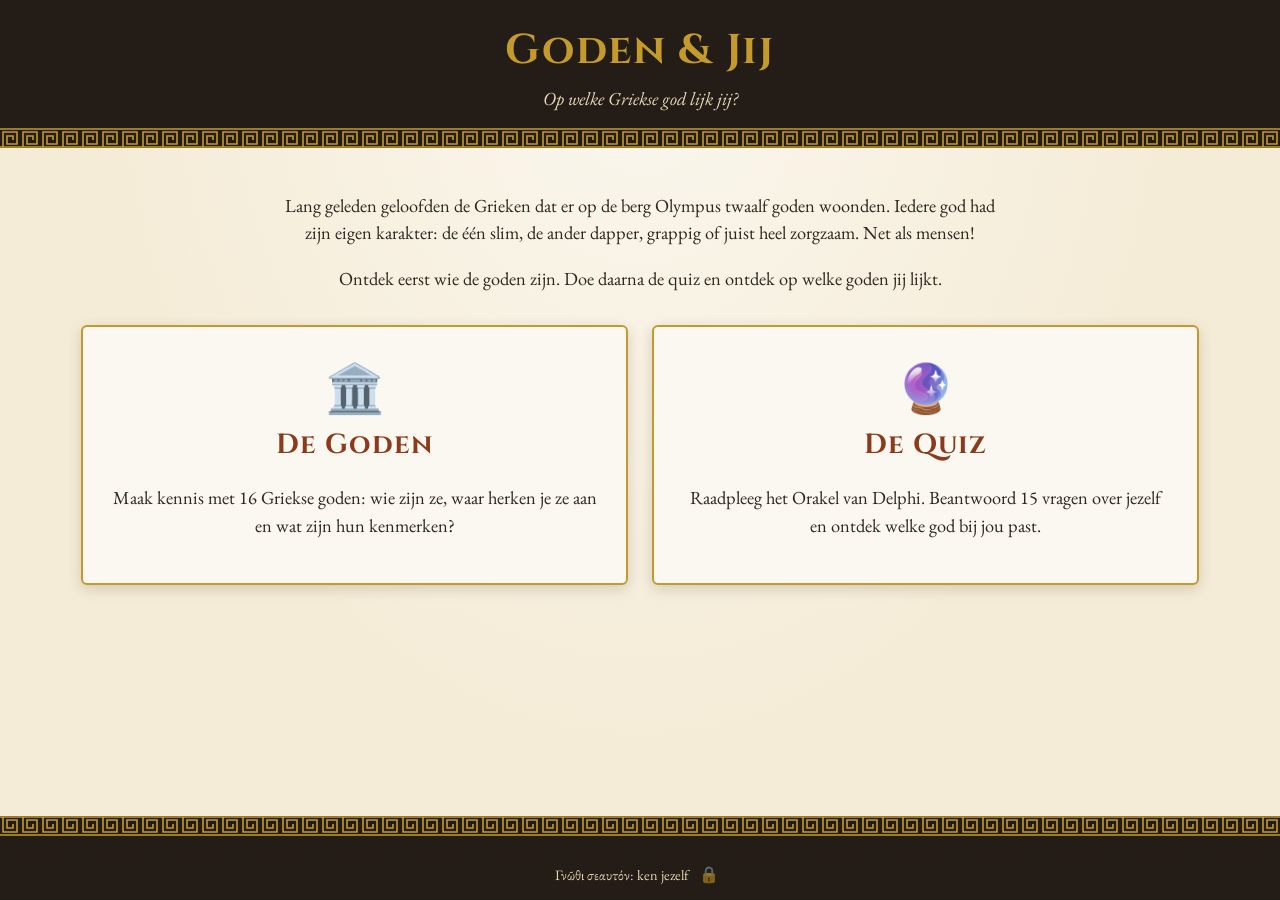
<file: index.html>
<!doctype html>
<html lang="nl">
<head>
  <meta charset="utf-8">
  <meta name="viewport" content="width=device-width, initial-scale=1">
  <title>Griekse Goden</title>
  <link rel="stylesheet" href="css/stijl.css">
</head>
<body>
  <header class="kop">
    <h1>Goden & Jij</h1>
    <p class="ondertitel">Op welke Griekse god lijk jij?<span class="docent-badge">docentmodus</span></p>
  </header>

  <main>
    <div class="intro">
      <p>Lang geleden geloofden de Grieken dat er op de berg Olympus twaalf goden woonden. Iedere god had zijn eigen karakter: de één slim, de ander dapper, grappig of juist heel zorgzaam. Net als mensen!</p>
      <p>Ontdek eerst wie de goden zijn. Doe daarna de quiz en ontdek op welke goden jij lijkt.</p>
    </div>

    <div class="keuzes">
      <a class="keuze" href="goden.html">
        <span class="groot">🏛️</span>
        <h2>De Goden</h2>
        <p>Maak kennis met 16 Griekse goden: wie zijn ze, waar herken je ze aan en wat zijn hun kenmerken?</p>
      </a>
      <a class="keuze" href="quiz.html">
        <span class="groot">🔮</span>
        <h2>De Quiz</h2>
        <p>Raadpleeg het Orakel van Delphi. Beantwoord 15 vragen over jezelf en ontdek welke god bij jou past.</p>
      </a>
    </div>
  </main>

  <footer class="voet">
    Γνῶθι σεαυτόν: ken jezelf
    <button class="slotje" id="slotje" title="Docentmodus">🔒</button>
  </footer>

  <script src="js/data.js"></script>
  <script src="js/docent.js"></script>
</body>
</html>
</file>
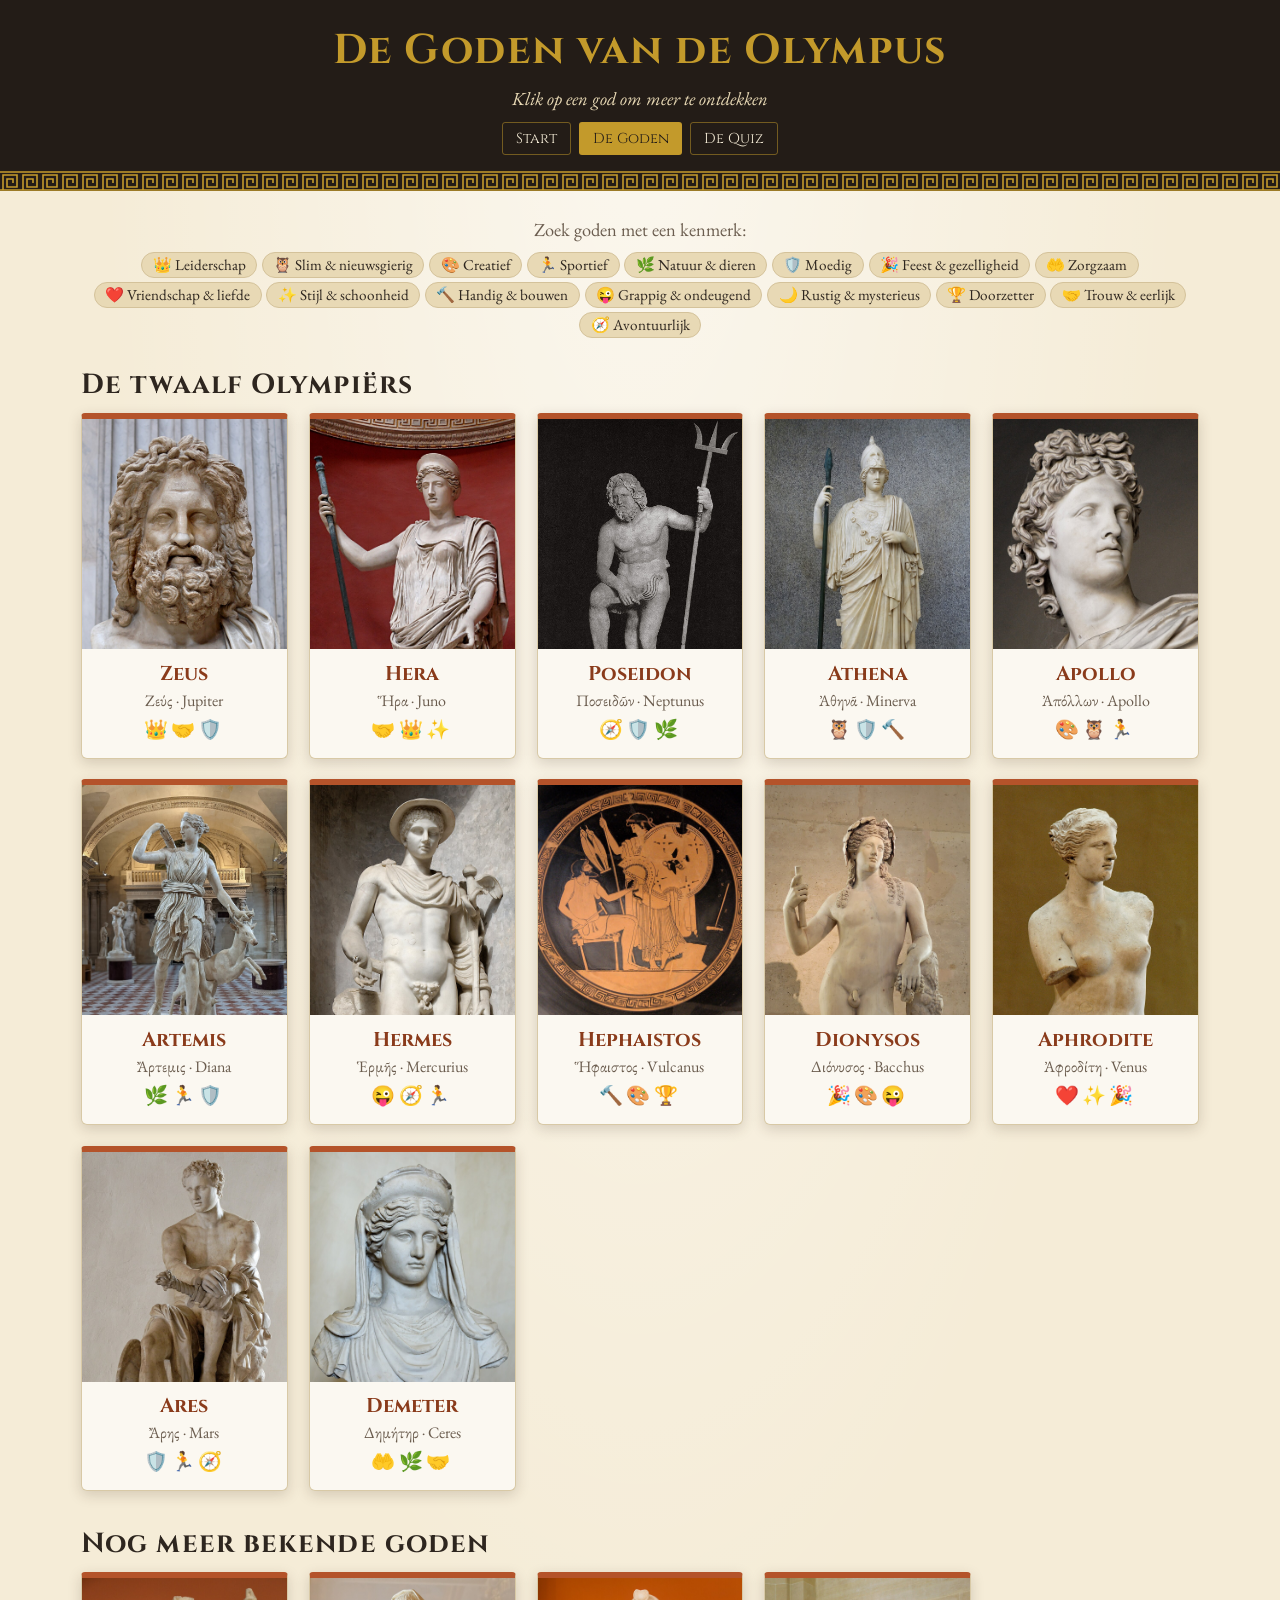
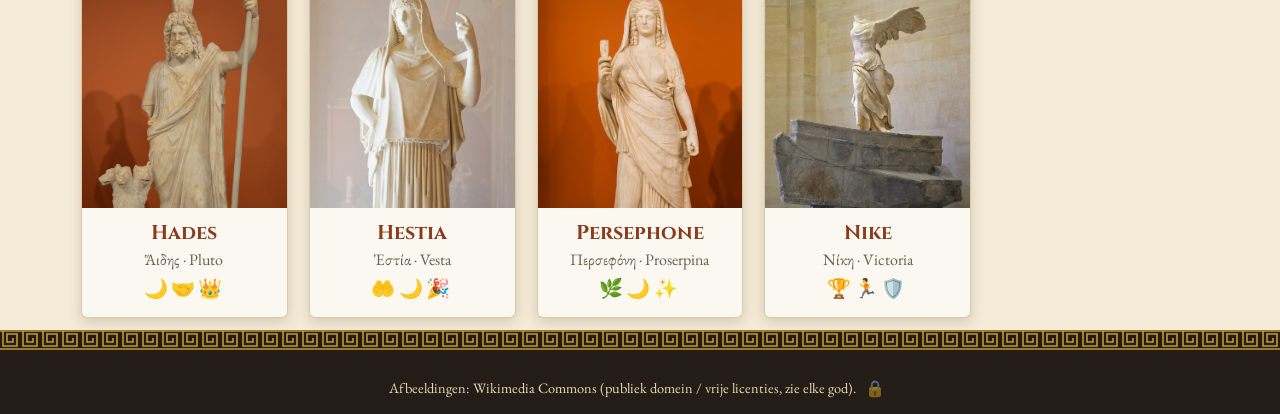
<file: goden.html>
<!doctype html>
<html lang="nl">
<head>
  <meta charset="utf-8">
  <meta name="viewport" content="width=device-width, initial-scale=1">
  <title>De Griekse Goden</title>
  <link rel="stylesheet" href="css/stijl.css">
</head>
<body>
  <header class="kop">
    <h1>De Goden van de Olympus</h1>
    <p class="ondertitel">Klik op een god om meer te ontdekken<span class="docent-badge">docentmodus</span></p>
    <nav>
      <a href="index.html">Start</a>
      <a href="goden.html" aria-current="page">De Goden</a>
      <a href="quiz.html">De Quiz</a>
    </nav>
  </header>

  <main>
    <section class="filter">
      <p>Zoek goden met een kenmerk:</p>
      <div id="filter"></div>
    </section>

    <h2 class="geen-print">De twaalf Olympiërs</h2>
    <div class="raster" id="olympiers"></div>

    <h2 style="margin-top:2rem">Nog meer bekende goden</h2>
    <div class="raster" id="anderen"></div>
  </main>

  <footer class="voet">
    Afbeeldingen: Wikimedia Commons (publiek domein / vrije licenties, zie elke god).
    <button class="slotje" id="slotje" title="Docentmodus">🔒</button>
  </footer>

  <script src="js/data.js"></script>
  <script src="js/docent.js"></script>
  <script src="js/detail.js"></script>
  <script src="js/goden.js"></script>
</body>
</html>
</file>
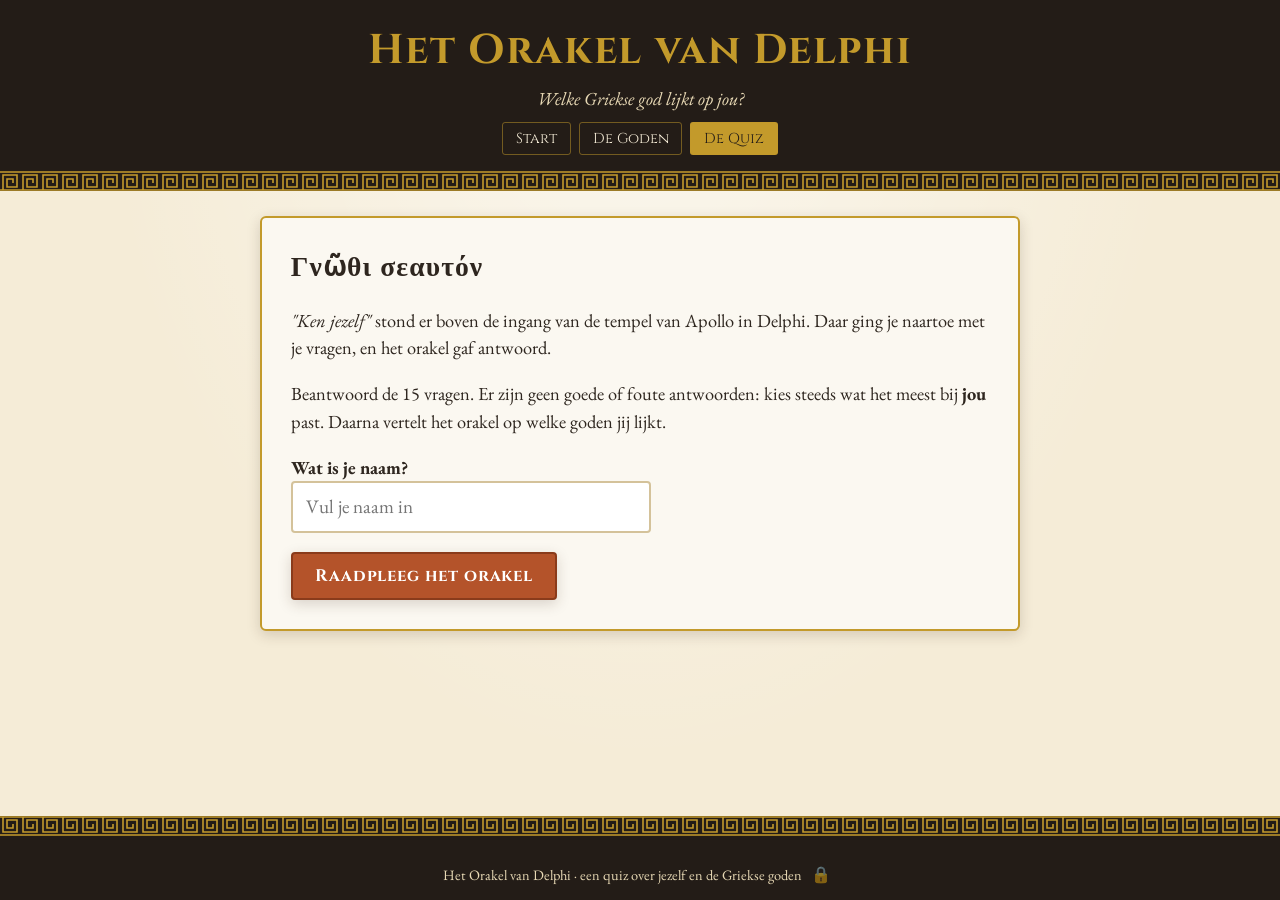
<file: quiz.html>
<!doctype html>
<html lang="nl">
<head>
  <meta charset="utf-8">
  <meta name="viewport" content="width=device-width, initial-scale=1">
  <title>Welke god past bij jou?</title>
  <link rel="stylesheet" href="css/stijl.css">
</head>
<body>
  <header class="kop">
    <h1>Het Orakel van Delphi</h1>
    <p class="ondertitel">Welke Griekse god lijkt op jou?<span class="docent-badge">docentmodus</span></p>
    <nav>
      <a href="index.html">Start</a>
      <a href="goden.html">De Goden</a>
      <a href="quiz.html" aria-current="page">De Quiz</a>
    </nav>
  </header>

  <main>
    <!-- Start -->
    <section class="paneel" id="scherm-start">
      <h2>Γνῶθι σεαυτόν</h2>
      <p><em>"Ken jezelf"</em> stond er boven de ingang van de tempel van Apollo in Delphi. Daar ging je naartoe met je vragen, en het orakel gaf antwoord.</p>
      <p>Beantwoord de 15 vragen. Er zijn geen goede of foute antwoorden: kies steeds wat het meest bij <strong>jou</strong> past. Daarna vertelt het orakel op welke goden jij lijkt.</p>
      <p><label for="naam"><strong>Wat is je naam?</strong></label><br>
        <input type="text" id="naam" autocomplete="off" maxlength="40" placeholder="Vul je naam in"></p>
      <button class="knop" id="start">Raadpleeg het orakel</button>
    </section>

    <!-- Vraag -->
    <section class="paneel" id="scherm-vraag" hidden>
      <div class="voortgang">
        <span id="teller">Vraag 1 van 15</span>
        <div class="balk"><span id="voortgang" style="width:0%"></span></div>
      </div>
      <h2 class="vraag" id="vraag"></h2>
      <div class="antwoorden" id="antwoorden"></div>
      <div class="quiz-knoppen">
        <button class="knop licht" id="terug">← Vorige</button>
      </div>
    </section>

    <!-- Uitslag -->
    <section class="paneel breed" id="scherm-uitslag" hidden></section>
  </main>

  <footer class="voet">
    Het Orakel van Delphi · een quiz over jezelf en de Griekse goden
    <button class="slotje" id="slotje" title="Docentmodus">🔒</button>
  </footer>

  <script src="js/data.js"></script>
  <script src="js/docent.js"></script>
  <script src="js/detail.js"></script>
  <script src="js/score.js"></script>
  <script src="js/quiz.js"></script>
</body>
</html>
</file>
<file: css/stijl.css>
@import url("https://fonts.googleapis.com/css2?family=Cinzel:wght@500;700&family=EB+Garamond:ital,wght@0,400;0,600;1,400&display=swap");

:root {
  --perkament: #f5ecd7;
  --perkament-donker: #e8d9b5;
  --marmer: #fbf8f1;
  --terracotta: #b4532a;
  --terracotta-donker: #8a3b1b;
  --zwart: #231c17;
  --goud: #c39a2b;
  --egeisch: #1f4e79;
  --olijf: #6b7a3a;
  --tekst: #2e261f;
  --tekst-zacht: #6b5d4f;
  --schaduw: 0 4px 14px rgba(60, 40, 20, .18);
  --kop: "Cinzel", "Trajan Pro", Georgia, serif;
  --lijf: "EB Garamond", Georgia, "Times New Roman", serif;
  /* Meanderpatroon (Griekse sleutel) */
  --meander: url("data:image/svg+xml,%3Csvg xmlns='http://www.w3.org/2000/svg' width='20' height='20' viewBox='0 0 20 20'%3E%3Cpath d='M0 1H20M0 19H20M3 19V4H17V16H7V8H13V12' fill='none' stroke='%23c39a2b' stroke-width='1.6'/%3E%3C/svg%3E");
}

* { box-sizing: border-box; }

html { -webkit-text-size-adjust: 100%; }

body {
  margin: 0;
  min-height: 100vh;
  display: flex;
  flex-direction: column;
  font-family: var(--lijf);
  font-size: 1.15rem;
  line-height: 1.5;
  color: var(--tekst);
  background:
    radial-gradient(ellipse at top, rgba(255,255,255,.6), transparent 60%),
    var(--perkament);
}

h1, h2, h3 { font-family: var(--kop); font-weight: 700; letter-spacing: .04em; margin: 0 0 .5rem; }

a { color: var(--egeisch); }

/* ---------- Kop en voet met meanderrand ---------- */
.kop {
  background: var(--zwart);
  color: var(--perkament);
  text-align: center;
  padding: 1.2rem 1rem 1rem;
  position: relative;
}
.kop::after, .voet::before {
  content: "";
  display: block;
  height: 20px;
  background: var(--meander) repeat-x;
  background-size: 20px 20px;
  position: absolute;
  left: 0; right: 0;
}
.kop::after { bottom: -20px; background-color: var(--zwart); }
.kop h1 { font-size: clamp(1.6rem, 4vw, 2.6rem); color: var(--goud); margin: 0; }
.kop .ondertitel { font-style: italic; color: var(--perkament-donker); margin: .2rem 0 0; }
.kop nav { margin-top: .6rem; display: flex; gap: .5rem; justify-content: center; flex-wrap: wrap; }
.kop nav a {
  color: var(--perkament);
  text-decoration: none;
  font-family: var(--kop);
  font-size: .9rem;
  padding: .3rem .8rem;
  border: 1px solid rgba(195,154,43,.5);
  border-radius: 3px;
}
.kop nav a:hover, .kop nav a[aria-current="page"] { background: var(--goud); color: var(--zwart); }

main { flex: 1; width: 100%; max-width: 1150px; margin: 0 auto; padding: 2.8rem 16px 2rem; }

.voet {
  position: relative;
  background: var(--zwart);
  color: var(--perkament-donker);
  text-align: center;
  font-size: .9rem;
  padding: 1.6rem 1rem .8rem;
}
.voet::before { top: -20px; background-color: var(--zwart); transform: scaleY(-1); }
.voet a { color: var(--perkament-donker); }

/* ---------- Knoppen ---------- */
.knop {
  display: inline-block;
  font-family: var(--kop);
  font-weight: 700;
  font-size: 1.05rem;
  letter-spacing: .05em;
  padding: .7rem 1.4rem;
  border: 2px solid var(--terracotta-donker);
  border-radius: 4px;
  background: var(--terracotta);
  color: #fff;
  cursor: pointer;
  text-decoration: none;
  box-shadow: var(--schaduw);
  transition: transform .1s, background .2s;
}
.knop:hover { background: var(--terracotta-donker); transform: translateY(-1px); }
.knop:disabled { opacity: .45; cursor: default; transform: none; }
.knop.licht { background: var(--marmer); color: var(--terracotta-donker); }
.knop.licht:hover { background: var(--perkament-donker); }

/* ---------- Startpagina ---------- */
.intro { text-align: center; max-width: 720px; margin: 0 auto 2rem; }
.keuzes { display: grid; grid-template-columns: repeat(auto-fit, minmax(260px, 1fr)); gap: 1.5rem; }
.keuze {
  display: block;
  text-decoration: none;
  color: inherit;
  background: var(--marmer);
  border: 2px solid var(--goud);
  border-radius: 6px;
  padding: 1.6rem;
  text-align: center;
  box-shadow: var(--schaduw);
  transition: transform .15s;
}
.keuze:hover { transform: translateY(-4px); }
.keuze .groot { font-size: 3rem; display: block; }
.keuze h2 { color: var(--terracotta-donker); }

/* ---------- Kenmerk-labels ---------- */
.label {
  display: inline-flex;
  align-items: center;
  gap: .3rem;
  font-size: .95rem;
  background: var(--perkament-donker);
  border: 1px solid #d4c29a;
  border-radius: 999px;
  padding: .1rem .65rem;
  margin: .15rem;
  white-space: nowrap;
}

/* ---------- Docentmodus ---------- */
.pct { display: none !important; }
body.docent .pct { display: revert !important; }
body.docent .pct.blok { display: block !important; }
.docent-badge { display: none; }
body.docent .docent-badge {
  display: inline-block;
  background: var(--goud);
  color: var(--zwart);
  font-family: var(--kop);
  font-size: .75rem;
  padding: .1rem .5rem;
  border-radius: 3px;
  margin-left: .4rem;
}
.slotje {
  background: none;
  border: none;
  color: var(--tekst-zacht);
  cursor: pointer;
  font-size: 1rem;
  opacity: .5;
  padding: .2rem .4rem;
}
.slotje:hover { opacity: 1; }

/* ---------- Balkjes ---------- */
.balk {
  height: 12px;
  background: var(--perkament-donker);
  border-radius: 6px;
  overflow: hidden;
  margin-top: .2rem;
}
.balk > span {
  display: block;
  height: 100%;
  background: linear-gradient(90deg, var(--terracotta), var(--goud));
  border-radius: 6px;
}

/* ---------- Godenoverzicht ---------- */
.filter { text-align: center; margin-bottom: 1.5rem; }
.filter p { margin: 0 0 .4rem; color: var(--tekst-zacht); }
.filter button.label { cursor: pointer; font-family: inherit; color: inherit; }
.filter button.label[aria-pressed="true"] { background: var(--terracotta); border-color: var(--terracotta-donker); color: #fff; }

.raster {
  display: grid;
  grid-template-columns: repeat(auto-fill, minmax(190px, 1fr));
  gap: 1.3rem;
}
.kaart {
  background: var(--marmer);
  border: 1px solid #d8c9a6;
  border-top: 6px solid var(--terracotta);
  border-radius: 4px 4px 6px 6px;
  box-shadow: var(--schaduw);
  overflow: hidden;
  cursor: pointer;
  text-align: center;
  transition: transform .15s, opacity .2s;
  font: inherit;
  color: inherit;
  padding: 0;
}
.kaart:hover, .kaart:focus-visible { transform: translateY(-4px); outline: 3px solid var(--goud); }
.kaart img { width: 100%; height: 230px; object-fit: cover; object-position: top; display: block; background: var(--zwart); }
.kaart .naam { font-family: var(--kop); font-size: 1.25rem; font-weight: 700; color: var(--terracotta-donker); margin: .6rem .5rem 0; }
.kaart .grieks { color: var(--tekst-zacht); font-size: 1rem; }
.kaart .iconen { padding: .2rem .5rem .8rem; font-size: 1.2rem; letter-spacing: .2rem; }
.kaart.verborgen { display: none; }
.kaart .extra { font-size: .75rem; font-family: var(--kop); color: var(--egeisch); }

/* ---------- Detailvenster ---------- */
dialog.detail {
  width: min(900px, calc(100vw - 32px));
  max-height: calc(100vh - 32px);
  border: 3px solid var(--goud);
  border-radius: 6px;
  padding: 0;
  background: var(--marmer);
  color: var(--tekst);
  box-shadow: 0 10px 40px rgba(0,0,0,.4);
}
dialog.detail::backdrop { background: rgba(35, 28, 23, .7); }
.detail-inhoud { display: grid; grid-template-columns: minmax(0, 2fr) minmax(0, 3fr); }
.detail-foto { background: var(--zwart); display: flex; flex-direction: column; }
.detail-foto img { width: 100%; height: 100%; max-height: 80vh; object-fit: contain; }
.detail-foto .bron { font-size: .75rem; color: #bbb; padding: .4rem .6rem; }
.detail-foto .bron a { color: #ddd; }
.detail-tekst { padding: 1.4rem 1.6rem; overflow-y: auto; max-height: calc(100vh - 40px); }
.detail-tekst h2 { color: var(--terracotta-donker); font-size: 2rem; margin-bottom: 0; }
.detail-tekst .namen { color: var(--tekst-zacht); margin-bottom: .6rem; }
.detail-tekst .rol { font-style: italic; font-size: 1.2rem; margin-bottom: .8rem; }
.detail-tekst h3 { font-size: 1rem; color: var(--egeisch); margin-top: 1rem; }
.weetje { background: var(--perkament); border-left: 4px solid var(--goud); padding: .6rem .9rem; border-radius: 0 4px 4px 0; }
.kenmerk-rij { margin: .5rem 0; }
.kenmerk-rij .boven { display: flex; justify-content: space-between; gap: .5rem; }
.kenmerk-rij .uitleg { font-size: .95rem; color: var(--tekst-zacht); }
.sluit {
  position: absolute; top: .5rem; right: .6rem;
  background: var(--zwart); color: var(--perkament);
  border: 2px solid var(--goud);
  width: 2.4rem; height: 2.4rem; border-radius: 50%;
  font-size: 1.3rem; cursor: pointer; line-height: 1;
}

@media (max-width: 700px) {
  .detail-inhoud { grid-template-columns: 1fr; }
  .detail-foto img { max-height: 45vh; }
  .detail-tekst { max-height: none; }
  dialog.detail { overflow-y: auto; }
}

/* ---------- Quiz ---------- */
.paneel {
  max-width: 760px;
  margin: 0 auto;
  background: var(--marmer);
  border: 2px solid var(--goud);
  border-radius: 6px;
  padding: 1.8rem;
  box-shadow: var(--schaduw);
}
.paneel.breed { max-width: 1000px; }
.paneel input[type="text"] {
  font: inherit;
  font-size: 1.2rem;
  padding: .6rem .8rem;
  width: 100%;
  max-width: 360px;
  border: 2px solid #d4c29a;
  border-radius: 4px;
  background: #fff;
}
.voortgang { display: flex; align-items: center; gap: .8rem; margin-bottom: 1.2rem; font-family: var(--kop); font-size: .9rem; color: var(--tekst-zacht); }
.voortgang .balk { flex: 1; height: 16px; border: 1px solid #d4c29a; }
.vraag { font-size: clamp(1.3rem, 3vw, 1.7rem); color: var(--terracotta-donker); margin-bottom: 1.2rem; }
.antwoorden { display: grid; gap: .8rem; }
.antwoord {
  text-align: left;
  font: inherit;
  font-size: 1.15rem;
  padding: .9rem 1.1rem;
  background: #fff;
  border: 2px solid #d4c29a;
  border-radius: 6px;
  cursor: pointer;
  display: flex;
  gap: .8rem;
  align-items: center;
  color: inherit;
}
.antwoord:hover { border-color: var(--terracotta); background: #fffaf0; }
.antwoord.gekozen { border-color: var(--terracotta); background: #fbe9dc; }
.antwoord .letter {
  flex: none;
  font-family: var(--kop);
  font-weight: 700;
  width: 2rem; height: 2rem;
  display: grid; place-items: center;
  border-radius: 50%;
  background: var(--zwart);
  color: var(--goud);
}
.quiz-knoppen { display: flex; justify-content: space-between; margin-top: 1.4rem; gap: 1rem; }

/* ---------- Resultaat ---------- */
.resultaat-kop { text-align: center; margin-bottom: 1.5rem; }
.top-kenmerken { text-align: center; margin: 1rem 0 2rem; }
.podium { display: grid; grid-template-columns: repeat(3, 1fr); gap: 1rem; align-items: end; margin-bottom: 2rem; }
.podium .plek {
  background: #fff;
  border: 2px solid #d4c29a;
  border-radius: 6px;
  text-align: center;
  overflow: hidden;
  cursor: pointer;
  font: inherit;
  color: inherit;
  padding: 0;
}
.podium .plek img { width: 100%; height: 200px; object-fit: cover; object-position: top; display: block; background: var(--zwart); }
.podium .plek.eerste { border-color: var(--goud); border-width: 3px; }
.podium .plek.eerste img { height: 260px; }
.podium .plek .info { padding: .6rem; }
.podium .plek .nr { font-family: var(--kop); font-size: 1.6rem; color: var(--goud); line-height: 1; }
.podium .plek .naam { font-family: var(--kop); font-weight: 700; font-size: 1.3rem; color: var(--terracotta-donker); }
.podium .plek .deelt { font-size: .95rem; color: var(--tekst-zacht); }
.overige { list-style: none; padding: 0; margin: 0; display: grid; gap: .4rem; }
.overige li { display: grid; grid-template-columns: 2rem 1fr auto; gap: .6rem; align-items: center; padding: .3rem .5rem; border-bottom: 1px dotted #d4c29a; }
.overige .nr { font-family: var(--kop); color: var(--tekst-zacht); }
.overige .wie { font-family: var(--kop); font-weight: 700; }
.overige .balk { width: 140px; }
.presentatie { margin-top: 2rem; background: var(--perkament); border: 1px dashed var(--terracotta); border-radius: 6px; padding: 1rem 1.4rem; }
.presentatie ul { margin: .4rem 0 0; padding-left: 1.2rem; }
.resultaat-knoppen { display: flex; gap: 1rem; justify-content: center; flex-wrap: wrap; margin-top: 2rem; }

@media (max-width: 640px) {
  .podium { grid-template-columns: 1fr; }
  .podium .plek img, .podium .plek.eerste img { height: 220px; }
  .overige .balk { width: 70px; }
  .paneel { padding: 1.2rem; }
}

/* ---------- Printen (uitslag past altijd op 1 A4) ---------- */
@page { size: A4 portrait; margin: 10mm; }
@media print {
  * { -webkit-print-color-adjust: exact; print-color-adjust: exact; }
  body { background: #fff; font-size: 9.5pt; line-height: 1.3; min-height: 0; display: block; }
  .kop nav, .voet, .resultaat-knoppen, .quiz-knoppen, .slotje, .geen-print, dialog, body.docent .docent-badge { display: none !important; }
  .kop { padding: 2mm; }
  .kop::after { display: none; }
  .kop h1 { font-size: 16pt; }
  .kop .ondertitel { font-size: 9pt; margin: 0; }
  main { padding: 3mm 0 0; max-width: none; }
  .paneel, .paneel.breed { box-shadow: none; border: 1px solid #bbb; padding: 4mm 5mm; max-width: none; }
  h3 { font-size: 10pt; margin: 0 0 1mm; }

  .resultaat-kop { margin-bottom: 2mm; }
  .resultaat-kop h2 { font-size: 13pt; margin: 0; }
  .resultaat-kop p { display: none; }

  .podium { grid-template-columns: repeat(3, 1fr) !important; gap: 3mm; margin-bottom: 3mm; }
  .podium .plek img, .podium .plek.eerste img { height: 38mm; object-fit: contain; background: #fff; }
  .podium .plek.eerste img { height: 46mm; }
  .podium .plek .info { padding: 1mm 2mm; }
  .podium .plek .nr { font-size: 11pt; }
  .podium .plek .naam { font-size: 11pt; }
  .podium .plek .deelt { font-size: 8pt; line-height: 1.2; }

  .top-kenmerken { margin: 0 0 3mm; }
  .label { font-size: 8.5pt; padding: 0 2mm; margin: .5mm; }

  /* overige goden in 3 kolommen */
  .overige { grid-template-columns: repeat(3, 1fr); gap: 0 4mm; }
  .overige li { grid-template-columns: 6mm 1fr auto; gap: 1mm; padding: .6mm 0; font-size: 9pt; }
  .overige .wie { font-size: 9pt; }
  .overige .balk { width: 12mm; height: 2mm; }
  body.docent .overige .pct { gap: 1mm; font-size: 8pt; }

  /* kenmerkscores (docent) in 4 kolommen */
  .kenmerkscores { margin-top: 3mm !important; }
  body.docent .kenmerkscores.pct.blok { display: grid !important; grid-template-columns: repeat(4, 1fr); gap: 0 4mm; }
  .kenmerkscores h3 { grid-column: 1 / -1; }
  .kenmerkscores .kenmerk-rij { margin: .5mm 0; font-size: 8pt; }
  .kenmerkscores .balk { height: 2mm; margin-top: 0; }

  .presentatie { margin-top: 3mm; padding: 2mm 4mm; break-inside: avoid; }
  .presentatie p { margin: 0 0 1mm; font-size: 9pt; }
  .presentatie ul { margin: 0; font-size: 9pt; }
  .presentatie li { margin: 0; }
}
body.docent .overige .pct { display: flex !important; align-items: center; gap: .4rem; }
.overige a.wie { color: var(--terracotta-donker); text-decoration: none; }
.overige a.wie:hover { text-decoration: underline; }
</file>
